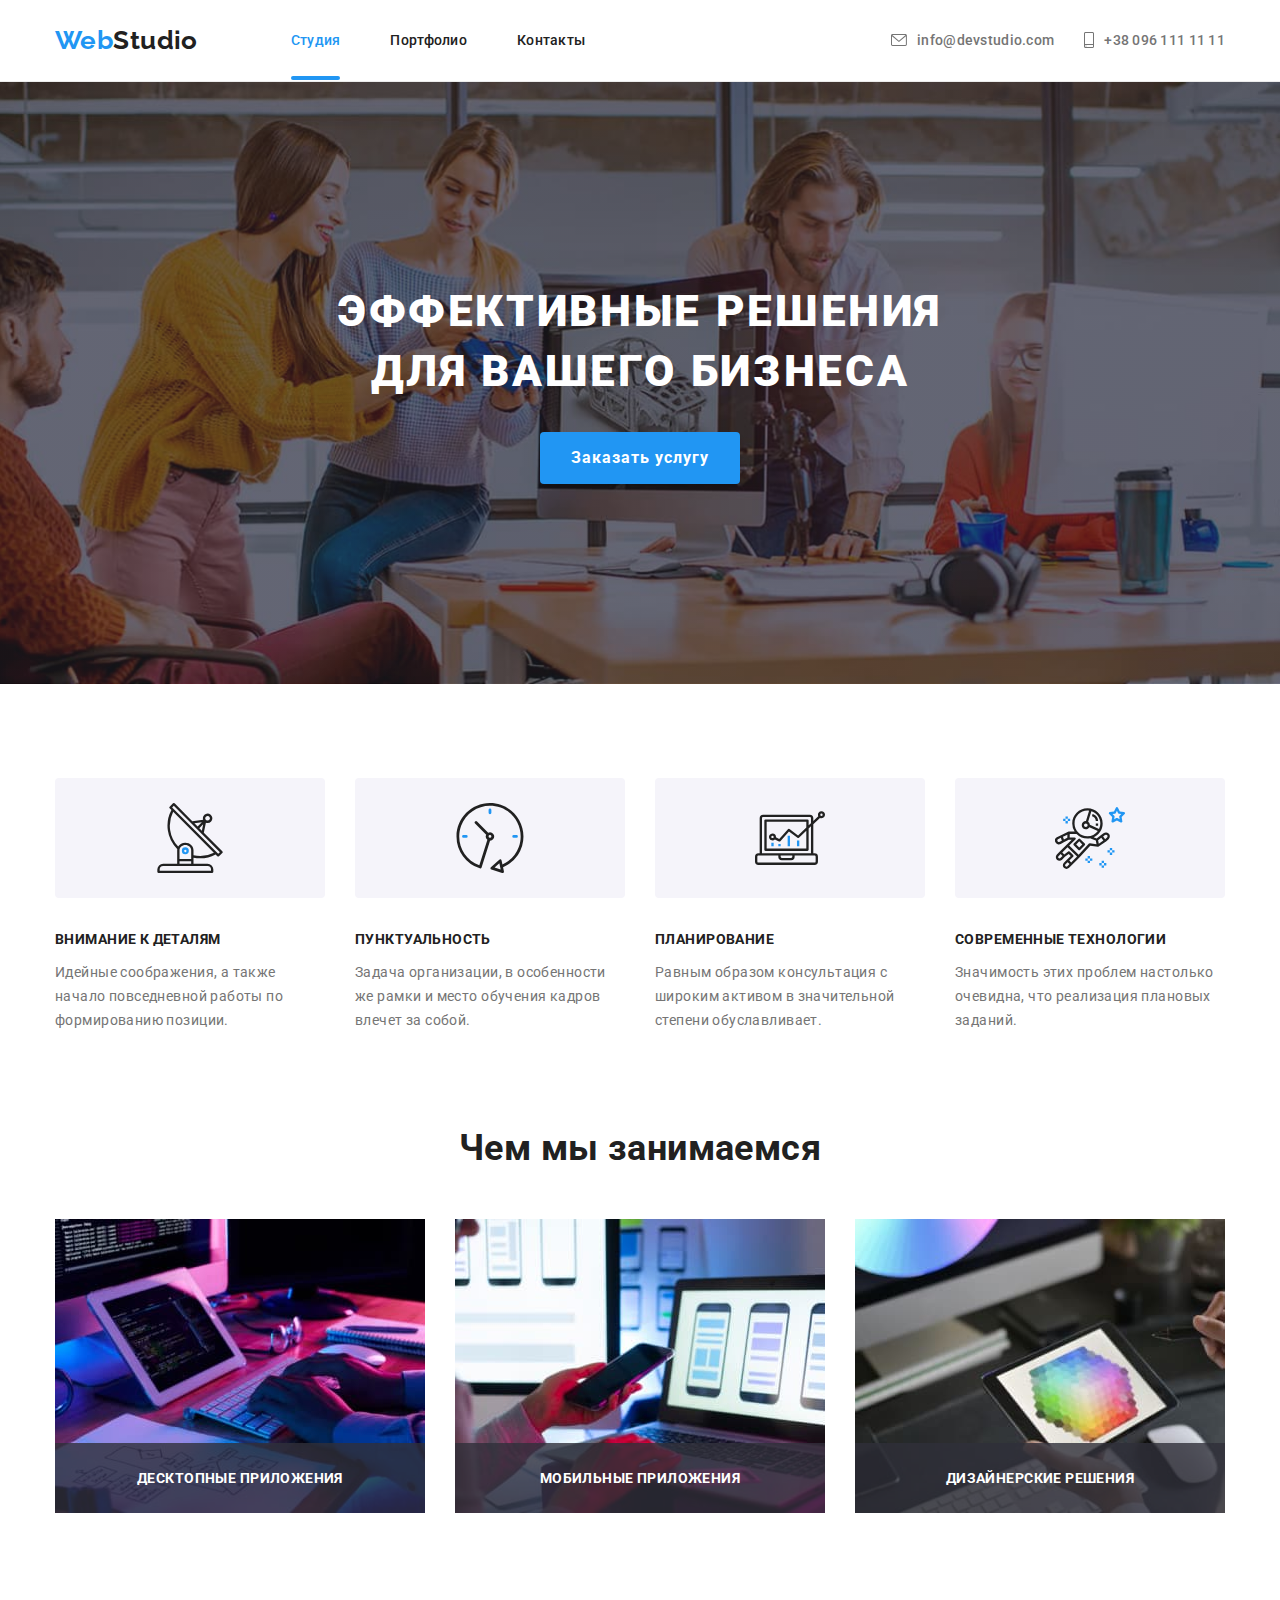
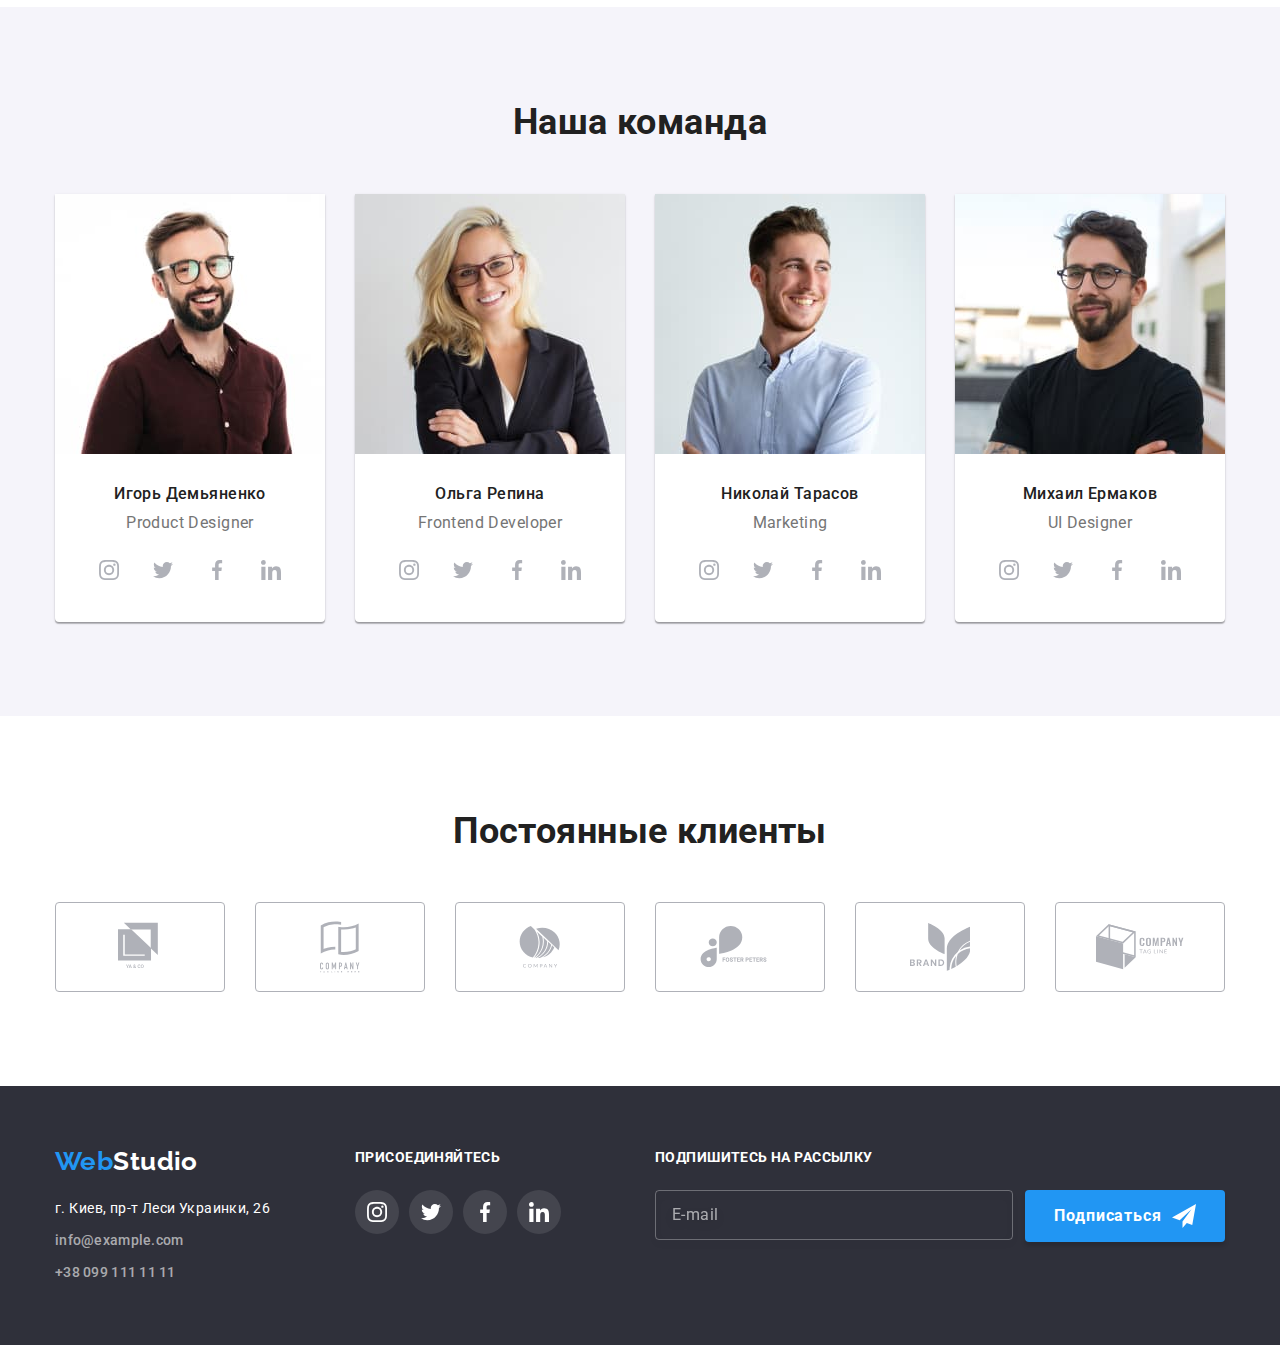
<file: index.html>
<!DOCTYPE html>
<html lang="ru">

<head>
    <meta charset="UTF-8">
    <meta name="viewport" content="width=device-width, initial-scale=1.0">
    <title>Студия</title>
    <link
        href="https://fonts.googleapis.com/css2?family=Raleway:wght@700&family=Roboto:wght@400;500;700;900&display=swap"
        rel="stylesheet">
    <link rel="stylesheet"
        href="https://cdnjs.cloudflare.com/ajax/libs/modern-normalize/1.0.0/modern-normalize.min.css">
    <link rel="stylesheet" href="./css/main.min.css">
</head>

<body>

    <header class="header">
        <div class="container">
            <a href="./index.html" class="logo"><span class="logo__pref">Web</span>Studio</a>

            <button type="button" class="menu-button" aria-expanded="false" aria-controls="menu-container"
                data-menu-button>
                <svg width="40" height="40" aria-label="Переключатель мобильного меню">
                    <use class="menu-button__cross" href="./images/sprite.svg#icon-close-menu"></use>
                    <use class="menu-button__menu" href="./images/sprite.svg#icon-menu"></use>
                </svg>
            </button>

            <div class="menu-container" id="menu-container" data-menu>
                <nav class="nav">
                    <ul class="nav__list">
                        <li class="nav__item"><a href="./index.html" class="nav__link nav__link--current">Студия</a>
                        </li>
                        <li class="nav__item"><a href="./portfolio.html" class="nav__link">Портфолио</a></li>
                        <li class="nav__item"><a href="#contacts-section" class="nav__link">Контакты</a></li>
                    </ul>
                </nav>

                <ul class="contacts">
                    <li class="contacts__item">
                        <a href="mailto:info@devstudio.com" class="contacts__link">
                            <svg class="contacts__icon" width="16" height="12">
                                <use href="./images/sprite.svg#icon-envelope"></use>
                            </svg>
                            info&commat;devstudio.com</a>
                    </li>
                    <li class="contacts__item">
                        <a href="tel:+380961111111" class="contacts__link">
                            <svg class="contacts__icon" width="10" height="16">
                                <use href="./images/sprite.svg#icon-smartphone"></use>
                            </svg>
                            +38 096 111 11 11</a>
                    </li>
                </ul>
            </div>
        </div>
    </header>

    <main>
        <section class="hero">
            <div class="container">
                <h1 class="hero__title">Эффективные решения <br>
                    для вашего бизнеса</h1>

                <button type="button" class="button" data-modal-open>Заказать услугу</button>
            </div>
        </section>


        <section class="section">
            <div class="container">
                <h2 class="section-title section-title--hidden">Преимущества</h2>

                <ul class="features">
                    <li class="features__item">
                        <div class="features__box">
                            <svg width="70" height="70">
                                <use href="./images/sprite.svg#icon-antenna"></use>
                            </svg>
                        </div>
                        <h3 class="features__title">Внимание к деталям</h3>
                        <p class="features__text">Идейные соображения, а также начало повседневной работы по
                            формированию
                            позиции.
                        </p>
                    </li>
                    <li class="features__item">
                        <div class="features__box">
                            <svg width="70" height="70">
                                <use href="./images/sprite.svg#icon-clock"></use>
                            </svg>
                        </div>
                        <h3 class="features__title">Пунктуальность</h3>
                        <p class="features__text">Задача организации, в особенности же рамки и место обучения кадров
                            влечет за
                            собой.
                        </p>
                    </li>
                    <li class="features__item">
                        <div class="features__box">
                            <svg width="70" height="70">
                                <use href="./images/sprite.svg#icon-diagram"></use>
                            </svg>
                        </div>
                        <h3 class="features__title">Планирование</h3>
                        <p class="features__text">Равным образом консультация с широким активом в значительной степени
                            обуславливает.
                        </p>
                    </li>
                    <li class="features__item">
                        <div class="features__box">
                            <svg width="70" height="70">
                                <use href="./images/sprite.svg#icon-astronaut"></use>
                            </svg>
                        </div>
                        <h3 class="features__title">Современные технологии</h3>
                        <p class="features__text">Значимость этих проблем настолько очевидна, что реализация плановых
                            заданий.</p>
                    </li>
                </ul>
            </div>
        </section>


        <section class="section section--hidden">
            <div class="container">
                <h2 class="section-title">Чем мы занимаемся</h2>

                <ul class="working">
                    <li class="working__item">
                        <img srcset="./images/works/works1@1x.jpg 1x, ./images/works/works1@2x.jpg 2x"
                            src="./images/works/works1@1x.jpg" alt="Человек пишет код на компьютере" width="370">
                        <p class="working__label">Десктопные приложения</p>
                    </li>
                    <li class="working__item">
                        <img srcset="./images/works/works2@1x.jpg 1x, ./images/works/works2@2x.jpg 2x"
                            src="./images/works/works2@1x.jpg" alt="Человек делает адаптивную вёрстку сайта"
                            width="370">
                        <p class="working__label">Мобильные приложения</p>
                    </li>
                    <li class="working__item">
                        <img srcset="./images/works/works3@1x.jpg 1x, ./images/works/works3@2x.jpg 2x"
                            src="./images/works/works3@1x.jpg" alt="Человек работает с палитрой цветов" width="370">
                        <p class="working__label">Дизайнерские решения</p>
                    </li>
                </ul>
            </div>
        </section>


        <section class="section section--grey">
            <div class="container">
                <h2 class="section-title">Наша команда</h2>

                <ul class="team">
                    <li class="team__item">
                        <picture>
                            <source srcset="./images/team-photo/photo1/photo1-desktop@1x.jpg 1x,
                                        ./images/team-photo/photo1/photo1-desktop@2x.jpg 2x"
                                media="(min-width:1200px)">
                            <source srcset="./images/team-photo/photo1/photo1-tablet@1x.jpg 1x,
                                                    ./images/team-photo/photo1/photo1-tablet@2x.jpg 2x"
                                media="(min-width:768px)">
                            <source srcset="./images/team-photo/photo1/photo1-mobile@1x.jpg 1x,
                                        ./images/team-photo/photo1/photo1-mobile@2x.jpg 2x" media="(max-width:767px)">
                            <img class="team__image" src="./images/team-photo/photo1/photo1-mobile@1x.jpg"
                                alt="Мужчина с бородой и в очках" width="450">
                        </picture>

                        <h3 class="team__title">Игорь Демьяненко</h3>
                        <p class="team__position">Product Designer</p>
                        <ul class="social">
                            <li class="social__item">
                                <a href="#" class="social__link" target="_blank" rel="noreferrer noopener">
                                    <svg class="social__icon" width="20" height="20">
                                        <use href="./images/sprite.svg#icon-instagram"></use>
                                    </svg>
                                </a>
                            </li>
                            <li class="social__item">
                                <a href="#" class="social__link" target="_blank" rel="noreferrer noopener">
                                    <svg class="social__icon" width="20" height="20">
                                        <use href="./images/sprite.svg#icon-twitter"></use>
                                    </svg>
                                </a>
                            </li>
                            <li class="social__item">
                                <a href="#" class="social__link" target="_blank" rel="noreferrer noopener">
                                    <svg class="social__icon" width="20" height="20">
                                        <use href="./images/sprite.svg#icon-facebook"></use>
                                    </svg>
                                </a>
                            </li>
                            <li class="social__item">
                                <a href="#" class="social__link" target="_blank" rel="noreferrer noopener">
                                    <svg class="social__icon" width="20" height="20">
                                        <use href="./images/sprite.svg#icon-linkedin"></use>
                                    </svg>
                                </a>
                            </li>
                        </ul>
                    </li>
                    <li class="team__item">
                        <picture>
                            <source srcset="./images/team-photo/photo2/photo2-desktop@1x.jpg 1x,
                                        ./images/team-photo/photo2/photo2-desktop@2x.jpg 2x"
                                media="(min-width:1200px)">
                            <source srcset="./images/team-photo/photo2/photo2-tablet@1x.jpg 1x,
                                                    ./images/team-photo/photo2/photo2-tablet@2x.jpg 2x"
                                media="(min-width:768px)">
                            <source srcset="./images/team-photo/photo2/photo2-mobile@1x.jpg 1x,
                                        ./images/team-photo/photo2/photo2-mobile@2x.jpg 2x" media="(max-width:767px)">
                            <img class="team__image" src="./images/team-photo/photo2/photo2-mobile@1x.jpg"
                                alt="Блондинка в очках" width="450">
                        </picture>

                        <h3 class="team__title">Ольга Репина</h3>
                        <p class="team__position">Frontend Developer</p>
                        <ul class="social">
                            <li class="social__item">
                                <a href="#" class="social__link" target="_blank" rel="noreferrer noopener">
                                    <svg class="social__icon" width="20" height="20">
                                        <use href="./images/sprite.svg#icon-instagram"></use>
                                    </svg>
                                </a>
                            </li>
                            <li class="social__item">
                                <a href="#" class="social__link" target="_blank" rel="noreferrer noopener">
                                    <svg class="social__icon" width="20" height="20">
                                        <use href="./images/sprite.svg#icon-twitter"></use>
                                    </svg>
                                </a>
                            </li>
                            <li class="social__item">
                                <a href="#" class="social__link" target="_blank" rel="noreferrer noopener">
                                    <svg class="social__icon" width="20" height="20">
                                        <use href="./images/sprite.svg#icon-facebook"></use>
                                    </svg>
                                </a>
                            </li>
                            <li class="social__item">
                                <a href="#" class="social__link" target="_blank" rel="noreferrer noopener">
                                    <svg class="social__icon" width="20" height="20">
                                        <use href="./images/sprite.svg#icon-linkedin"></use>
                                    </svg>
                                </a>
                            </li>
                        </ul>
                    </li>
                    <li class="team__item">
                        <picture>
                            <source srcset="./images/team-photo/photo3/photo3-desktop@1x.jpg 1x,
                                        ./images/team-photo/photo3/photo3-desktop@2x.jpg 2x"
                                media="(min-width:1200px)">
                            <source srcset="./images/team-photo/photo3/photo3-tablet@1x.jpg 1x,
                                                    ./images/team-photo/photo3/photo3-tablet@2x.jpg 2x"
                                media="(min-width:768px)">
                            <source srcset="./images/team-photo/photo3/photo3-mobile@1x.jpg 1x,
                                        ./images/team-photo/photo3/photo3-mobile@2x.jpg 2x" media="(max-width:767px)">
                            <img class="team__image" src="./images/team-photo/photo3/photo3-mobile@1x.jpg"
                                alt="Улыбающийся мужчина в рубашке" width="450">
                        </picture>

                        <h3 class="team__title">Николай Тарасов</h3>
                        <p class="team__position">Marketing</p>
                        <ul class="social">
                            <li class="social__item">
                                <a href="#" class="social__link" target="_blank" rel="noreferrer noopener">
                                    <svg class="social__icon" width="20" height="20">
                                        <use href="./images/sprite.svg#icon-instagram"></use>
                                    </svg>
                                </a>
                            </li>
                            <li class="social__item">
                                <a href="#" class="social__link" target="_blank" rel="noreferrer noopener">
                                    <svg class="social__icon" width="20" height="20">
                                        <use href="./images/sprite.svg#icon-twitter"></use>
                                    </svg>
                                </a>
                            </li>
                            <li class="social__item">
                                <a href="#" class="social__link" target="_blank" rel="noreferrer noopener">
                                    <svg class="social__icon" width="20" height="20">
                                        <use href="./images/sprite.svg#icon-facebook"></use>
                                    </svg>
                                </a>
                            </li>
                            <li class="social__item">
                                <a href="#" class="social__link" target="_blank" rel="noreferrer noopener">
                                    <svg class="social__icon" width="20" height="20">
                                        <use href="./images/sprite.svg#icon-linkedin"></use>
                                    </svg>
                                </a>
                            </li>
                        </ul>
                    </li>
                    <li class="team__item">
                        <picture>
                            <source srcset="./images/team-photo/photo4/photo4-desktop@1x.jpg 1x,
                                        ./images/team-photo/photo4/photo4-desktop@2x.jpg 2x"
                                media="(min-width:1200px)">
                            <source srcset="./images/team-photo/photo4/photo4-tablet@1x.jpg 1x,
                                                    ./images/team-photo/photo4/photo4-tablet@2x.jpg 2x"
                                media="(min-width:768px)">
                            <source srcset="./images/team-photo/photo4/photo4-mobile@1x.jpg 1x,
                                        ./images/team-photo/photo4/photo4-mobile@2x.jpg 2x" media="(max-width:767px)">
                            <img class="team__image" src="./images/team-photo/photo4/photo4-mobile@1x.jpg"
                                alt="Мужчина в чёрной футболке" width="450">
                        </picture>

                        <h3 class="team__title">Михаил Ермаков</h3>
                        <p class="team__position">UI Designer</p>
                        <ul class="social">
                            <li class="social__item">
                                <a href="#" class="social__link" target="_blank" rel="noreferrer noopener">
                                    <svg class="social__icon" width="20" height="20">
                                        <use href="./images/sprite.svg#icon-instagram"></use>
                                    </svg>
                                </a>
                            </li>
                            <li class="social__item">
                                <a href="#" class="social__link" target="_blank" rel="noreferrer noopener">
                                    <svg class="social__icon" width="20" height="20">
                                        <use href="./images/sprite.svg#icon-twitter"></use>
                                    </svg>
                                </a>
                            </li>
                            <li class="social__item">
                                <a href="#" class="social__link" target="_blank" rel="noreferrer noopener">
                                    <svg class="social__icon" width="20" height="20">
                                        <use href="./images/sprite.svg#icon-facebook"></use>
                                    </svg>
                                </a>
                            </li>
                            <li class="social__item">
                                <a href="#" class="social__link" target="_blank" rel="noreferrer noopener">
                                    <svg class="social__icon" width="20" height="20">
                                        <use href="./images/sprite.svg#icon-linkedin"></use>
                                    </svg>
                                </a>
                            </li>
                        </ul>
                    </li>
                </ul>
            </div>
        </section>


        <section class="section">
            <div class="container">
                <h2 class="section-title">Постоянные клиенты</h2>

                <ul class="clients">
                    <li class="clients__item">
                        <a href="#" class="clients__link" target="_blank" rel="noreferrer noopener">
                            <svg class="clients__icon" width="44" height="50">
                                <use href="./images/sprite.svg#icon-client1"></use>
                            </svg>
                        </a>
                    </li>
                    <li class="clients__item">
                        <a href="#" class="clients__link" target="_blank" rel="noreferrer noopener">
                            <svg class="clients__icon" width="40" height="52">
                                <use href="./images/sprite.svg#icon-client2"></use>
                            </svg>
                        </a>
                    </li>
                    <li class="clients__item">
                        <a href="#" class="clients__link" target="_blank" rel="noreferrer noopener">
                            <svg class="clients__icon" width="42" height="42">
                                <use href="./images/sprite.svg#icon-client3"></use>
                            </svg>
                        </a>
                    </li>
                    <li class="clients__item">
                        <a href="#" class="clients__link" target="_blank" rel="noreferrer noopener">
                            <svg class="clients__icon" width="80" height="42">
                                <use href="./images/sprite.svg#icon-client4"></use>
                            </svg>
                        </a>
                    </li>
                    <li class="clients__item">
                        <a href="#" class="clients__link" target="_blank" rel="noreferrer noopener">
                            <svg class="clients__icon" width="60" height="48">
                                <use href="./images/sprite.svg#icon-client5"></use>
                            </svg>
                        </a>
                    </li>
                    <li class="clients__item">
                        <a href="#" class="clients__link" target="_blank" rel="noreferrer noopener">
                            <svg class="clients__icon" width="88" height="46">
                                <use href="./images/sprite.svg#icon-client6"></use>
                            </svg>
                        </a>
                    </li>
                </ul>
            </div>
        </section>
    </main>


    <footer id="contacts-section" class="footer">
        <div class="container">
            <div class="footer__box">
                <div class="footer__address-box">
                    <a href="./index.html" class="logo logo--inverse"><span class="logo__pref">Web</span>Studio</a>

                    <address class="address">
                        <span class="address__map">г. Киев, пр-т Леси Украинки, 26</span>
                        <ul class="address__list">
                            <li class="address__item"><a href="mailto:info@example.com"
                                    class="address__link">info&commat;example.com</a></li>
                            <li class="address__item"><a href="tel:+380991111111" class="address__link">+38 099 111 11
                                    11</a></li>
                        </ul>
                    </address>
                </div>

                <div class="footer__social">
                    <b class="offer">Присоединяйтесь</b>

                    <ul class="social">
                        <li class="social__item">
                            <a href="#" class="social__link social__link--grey" target="_blank"
                                rel="noreferrer noopener">
                                <svg class="social__icon" width="20" height="20">
                                    <use href="./images/sprite.svg#icon-instagram"></use>
                                </svg>
                            </a>
                        </li>
                        <li class="social__item">
                            <a href="#" class="social__link social__link--grey" target="_blank"
                                rel="noreferrer noopener">
                                <svg class="social__icon" width="20" height="20">
                                    <use href="./images/sprite.svg#icon-twitter"></use>
                                </svg>
                            </a>
                        </li>
                        <li class="social__item">
                            <a href="#" class="social__link social__link--grey" target="_blank"
                                rel="noreferrer noopener">
                                <svg class="social__icon" width="20" height="20">
                                    <use href="./images/sprite.svg#icon-facebook"></use>
                                </svg>
                            </a>
                        </li>
                        <li class="social__item">
                            <a href="#" class="social__link social__link--grey" target="_blank"
                                rel="noreferrer noopener">
                                <svg class="social__icon" width="20" height="20">
                                    <use href="./images/sprite.svg#icon-linkedin"></use>
                                </svg>
                            </a>
                        </li>
                    </ul>
                </div>
            </div>

            <div class="footer__subscription">
                <b class="offer">Подпишитесь на рассылку</b>

                <form class="footer__form">
                    <input type="email" name="mail" placeholder="E-mail" class="footer__input">

                    <button type="submit" class="button button--icon">
                        Подписаться
                        <svg class="button__icon">
                            <use href="./images/sprite.svg#icon-send"></use>
                        </svg>
                    </button>
                </form>
            </div>

        </div>
    </footer>

    <div class="backdrop is-hidden" data-modal>
        <div class="modal">
            <button type="button" class="modal__close" data-modal-close>
                <svg class="modal__close-icon" width="18" height="18">
                    <use href="./images/sprite.svg#icon-close"></use>
                </svg>
            </button>

            <b class="modal__title">Оставьте свои данные, мы вам перезвоним</b>

            <form class="modal-form">
                <ul class="modal-form__list">
                    <li class="modal-form__item">
                        <label class="modal-form__field">
                            <span class="modal-form__label">Имя</span>
                            <input type="text" name="name" class="modal-form__input">
                            <svg class="modal-form__icon" width="18" height="18">
                                <use href="./images/sprite.svg#icon-name"></use>
                            </svg>
                        </label>
                    </li>

                    <li class="modal-form__item">
                        <label class="modal-form__field">
                            <span class="modal-form__label">Телефон</span>
                            <input type="tel" name="tel" class="modal-form__input">
                            <svg class="modal-form__icon" width="18" height="18">
                                <use href="./images/sprite.svg#icon-tel"></use>
                            </svg>
                        </label>
                    </li>

                    <li class="modal-form__item">
                        <label class="modal-form__field">
                            <span class="modal-form__label">Почта</span>
                            <input type="email" name="email" class="modal-form__input">
                            <svg class="modal-form__icon" width="18" height="18">
                                <use href="./images/sprite.svg#icon-mail"></use>
                            </svg>
                        </label>
                    </li>
                </ul>


                <label class="modal-form__comment">
                    <span class="modal-form__label">Комментарий</span>
                    <textarea name="comment" placeholder="Введите текст"
                        class="modal-form__input modal-form__input--high"></textarea>
                </label>

                <label class="checkbox">
                    <input type="checkbox" name="license" value="license"
                        class="checkbox__input checkbox__input--hidden">

                    <span class="checkbox__label">Соглашаюсь с рассылкой и принимаю &zwnj;
                        <a href="#" class="checkbox__link">Условия
                            договора</a>
                    </span>
                </label>

                <button type="submit" class="button button--bordered">Отправить</button>
            </form>
        </div>
    </div>

    <script src="./js/menu.js"></script>
    <script src="./js/modal.js"></script>


</body>

</html>
</file>
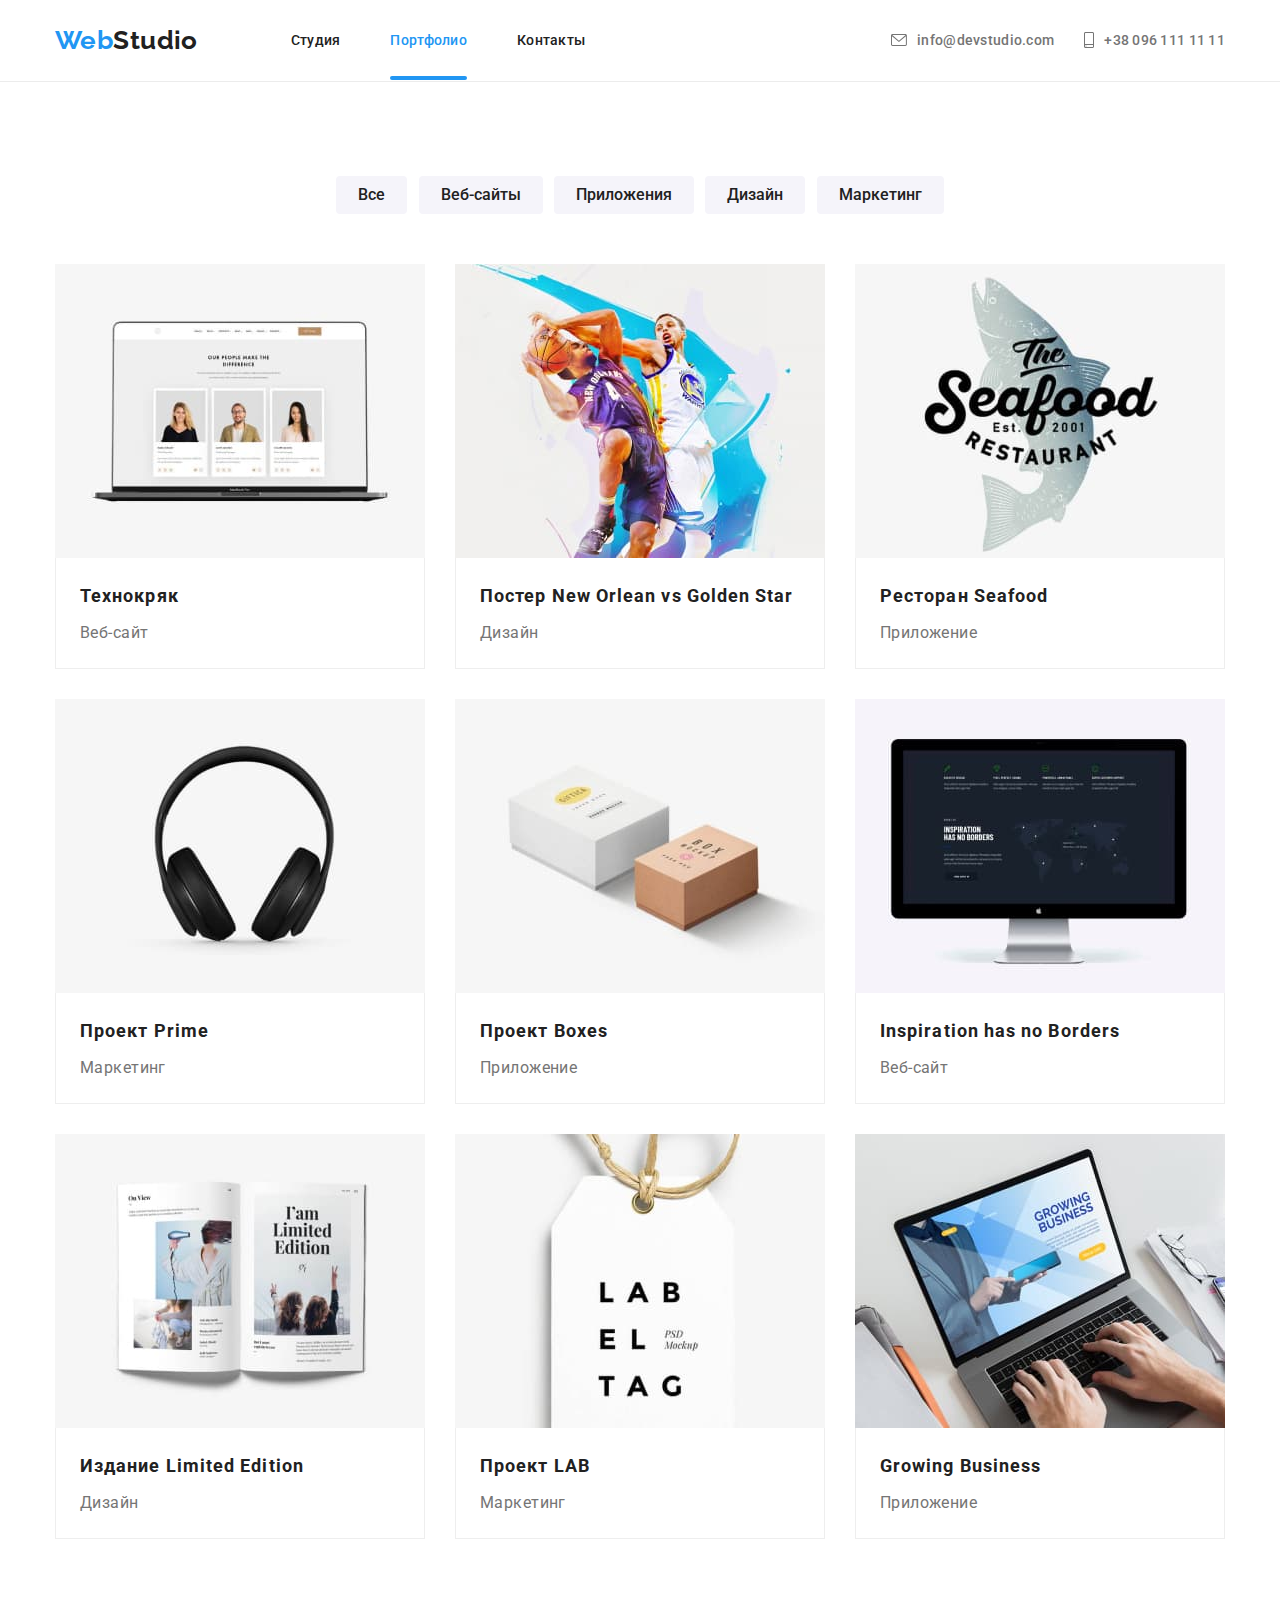
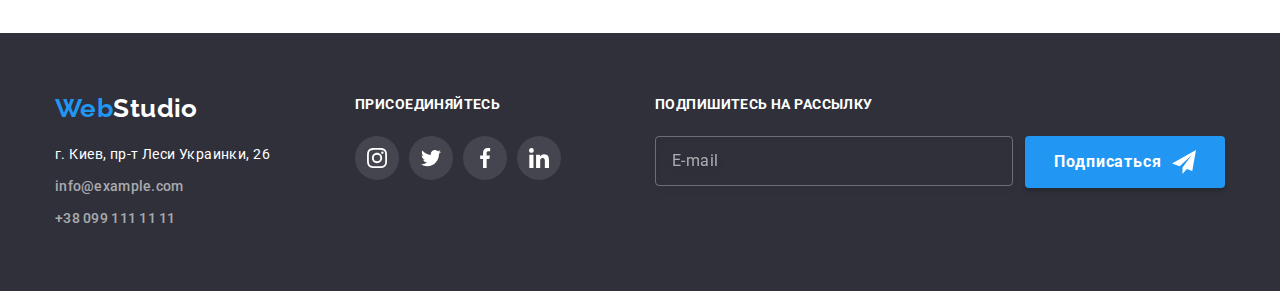
<file: portfolio.html>
<!DOCTYPE html>
<html lang="ru">

<head>
    <meta charset="UTF-8">
    <meta name="viewport" content="width=device-width, initial-scale=1.0">
    <title>Портфолио</title>
    <link
        href="https://fonts.googleapis.com/css2?family=Raleway:wght@700&family=Roboto:wght@400;500;700;900&display=swap"
        rel="stylesheet">
    <link rel="stylesheet"
        href="https://cdnjs.cloudflare.com/ajax/libs/modern-normalize/1.0.0/modern-normalize.min.css">
    <link rel="stylesheet" href="./css/portfolio.min.css">
</head>

<body>

    <header class="header">
        <div class="container">

            <a href="./index.html" class="logo"><span class="logo__pref">Web</span>Studio</a>

            <button type="button" class="menu-button" aria-expanded="false" aria-controls="menu-container"
                data-menu-button>
                <svg width="40" height="40" aria-label="Переключатель мобильного меню">
                    <use class="menu-button__cross" href="./images/sprite.svg#icon-close-menu"></use>
                    <use class="menu-button__menu" href="./images/sprite.svg#icon-menu"></use>
                </svg>
            </button>

            <div class="menu-container" id="menu-container" data-menu>
                <nav class="nav">
                    <ul class="nav__list">
                        <li class="nav__item"><a href="./index.html" class="nav__link">Студия</a>
                        </li>
                        <li class="nav__item"><a href="./portfolio.html"
                                class="nav__link nav__link--current">Портфолио</a></li>
                        <li class="nav__item"><a href="#contacts-section" class="nav__link">Контакты</a></li>
                    </ul>
                </nav>

                <ul class="contacts">
                    <li class="contacts__item">
                        <a href="mailto:info@devstudio.com" class="contacts__link">
                            <svg class="contacts__icon" width="16" height="12">
                                <use href="./images/sprite.svg#icon-envelope"></use>
                            </svg>
                            info&commat;devstudio.com</a>
                    </li>
                    <li class="contacts__item">
                        <a href="tel:+380961111111" class="contacts__link">
                            <svg class="contacts__icon" width="10" height="16">
                                <use href="./images/sprite.svg#icon-smartphone"></use>
                            </svg>
                            +38 096 111 11 11</a>
                    </li>
                </ul>
            </div>

        </div>
    </header>

    <main>
        <section class="section">
            <div class="container">
                <h1 class="section-title section-title--hidden">Примеры работ</h1>

                <ul class="filters">
                    <li class="filters__item"><button type="button" class="filters__button">Все</button></li>
                    <li class="filters__item"><button type="button" class="filters__button">Веб-сайты</button></li>
                    <li class="filters__item"><button type="button" class="filters__button">Приложения</button></li>
                    <li class="filters__item"><button type="button" class="filters__button">Дизайн</button></li>
                    <li class="filters__item"><button type="button" class="filters__button">Маркетинг</button></li>
                </ul>


                <ul class="gallery">
                    <li class="gallery__item">
                        <a href="#" class="gallery__link">
                            <div class="gallery__thumb">

                                <picture>
                                    <source srcset="./images/portfolio-photo/portfolio1/portfolio1-desktop@1x.jpg 1x,
                                                     ./images/portfolio-photo/portfolio1/portfolio1-desktop@2x.jpg 2x"
                                        media="(min-width:1200px)">
                                    <source srcset="./images/portfolio-photo/portfolio1/portfolio1-tablet@1x.jpg 1x,
                                                    ./images/portfolio-photo/portfolio1/portfolio1-tablet@2x.jpg 2x"
                                        media="(min-width:768px)">
                                    <source srcset="./images/portfolio-photo/portfolio1/portfolio1-mobile@1x.jpg 1x,
                                                     ./images/portfolio-photo/portfolio1/portfolio1-mobile@2x.jpg 2x"
                                        media="(max-width:767px)">
                                    <img class="gallery__image"
                                        src="./images/portfolio-photo/portfolio1/portfolio1-mobile@1x.jpg"
                                        alt="Страница сайта на экране ноутбука" width="450">
                                </picture>

                                <div class="gallery__overlay">
                                    <p class="gallery__overlay-text">Технокряк это современная площадка распространения
                                        коронавируса.
                                        Компании используют
                                        эту
                                        платформу для цифрового
                                        шпионажа и атак на защищённые сервера конкурентов.
                                    </p>
                                </div>
                            </div>

                            <div class="gallery__content">
                                <h2 class="gallery__content-title">Технокряк</h2>
                                <p class="gallery__content-category">Веб-сайт</p>
                            </div>
                        </a>
                    </li>
                    <li class="gallery__item">
                        <a href="#" class="gallery__link">
                            <div class="gallery__thumb">

                                <picture>
                                    <source srcset="./images/portfolio-photo/portfolio2/portfolio2-desktop@1x.jpg 1x,
                                                    ./images/portfolio-photo/portfolio2/portfolio2-desktop@2x.jpg 2x"
                                        media="(min-width:1200px)">
                                    <source srcset="./images/portfolio-photo/portfolio2/portfolio2-tablet@1x.jpg 1x,
                                                    ./images/portfolio-photo/portfolio2/portfolio2-tablet@2x.jpg 2x"
                                        media="(min-width:768px)">
                                    <source srcset="./images/portfolio-photo/portfolio2/portfolio2-mobile@1x.jpg 1x,
                                                    ./images/portfolio-photo/portfolio2/portfolio2-mobile@2x.jpg 2x"
                                        media="(max-width:767px)">
                                    <img class="gallery__image"
                                        src="./images/portfolio-photo/portfolio2/portfolio2-mobile@1x.jpg"
                                        alt="Два баскетболиста" width="450">
                                </picture>

                                <div class="gallery__overlay">
                                    <p class="gallery__overlay-text">Технокряк это современная площадка распространения
                                        коронавируса.
                                        Компании используют
                                        эту
                                        платформу для цифрового
                                        шпионажа и атак на защищённые сервера конкурентов.
                                    </p>
                                </div>
                            </div>

                            <div class="gallery__content">
                                <h2 class="gallery__content-title">Постер New Orlean vs Golden Star</h2>
                                <p class="gallery__content-category">Дизайн</p>
                            </div>
                        </a>
                    </li>
                    <li class="gallery__item">
                        <a href="#" class="gallery__link">
                            <div class="gallery__thumb">

                                <picture>
                                    <source srcset="./images/portfolio-photo/portfolio3/portfolio3-desktop@1x.jpg 1x,
                                                    ./images/portfolio-photo/portfolio3/portfolio3-desktop@2x.jpg 2x"
                                        media="(min-width:1200px)">
                                    <source srcset="./images/portfolio-photo/portfolio3/portfolio3-tablet@1x.jpg 1x,
                                                    ./images/portfolio-photo/portfolio3/portfolio3-tablet@2x.jpg 2x"
                                        media="(min-width:768px)">
                                    <source srcset="./images/portfolio-photo/portfolio3/portfolio3-mobile@1x.jpg 1x,
                                                    ./images/portfolio-photo/portfolio3/portfolio3-mobile@2x.jpg 2x"
                                        media="(max-width:767px)">
                                    <img class="gallery__image"
                                        src="./images/portfolio-photo/portfolio3/portfolio3-mobile@1x.jpg"
                                        alt="Логотип ресторана в виде рыбы" width="450">
                                </picture>


                                <div class="gallery__overlay">
                                    <p class="gallery__overlay-text">Технокряк это современная площадка распространения
                                        коронавируса.
                                        Компании используют
                                        эту
                                        платформу для цифрового
                                        шпионажа и атак на защищённые сервера конкурентов.
                                    </p>
                                </div>
                            </div>

                            <div class="gallery__content">
                                <h2 class="gallery__content-title">Ресторан Seafood</h2>
                                <p class="gallery__content-category">Приложение</p>
                            </div>
                        </a>
                    </li>
                    <li class="gallery__item">
                        <a href="#" class="gallery__link">
                            <div class="gallery__thumb">

                                <picture>
                                    <source srcset="./images/portfolio-photo/portfolio4/portfolio4-desktop@1x.jpg 1x,
                                                    ./images/portfolio-photo/portfolio4/portfolio4-desktop@2x.jpg 2x"
                                        media="(min-width:1200px)">
                                    <source srcset="./images/portfolio-photo/portfolio4/portfolio4-tablet@1x.jpg 1x,
                                                    ./images/portfolio-photo/portfolio4/portfolio4-tablet@2x.jpg 2x"
                                        media="(min-width:768px)">
                                    <source srcset="./images/portfolio-photo/portfolio4/portfolio4-mobile@1x.jpg 1x,
                                                    ./images/portfolio-photo/portfolio4/portfolio4-mobile@2x.jpg 2x"
                                        media="(max-width:767px)">
                                    <img class="gallery__image"
                                        src="./images/portfolio-photo/portfolio4/portfolio4-mobile@1x.jpg"
                                        alt="Наушники на белом фоне" width="450">
                                </picture>

                                <div class="gallery__overlay">
                                    <p class="gallery__overlay-text">Технокряк это современная площадка распространения
                                        коронавируса.
                                        Компании используют
                                        эту
                                        платформу для цифрового
                                        шпионажа и атак на защищённые сервера конкурентов.
                                    </p>
                                </div>
                            </div>

                            <div class="gallery__content">
                                <h2 class="gallery__content-title">Проект Prime</h2>
                                <p class="gallery__content-category">Маркетинг</p>
                            </div>
                        </a>
                    </li>
                    <li class="gallery__item">
                        <a href="#" class="gallery__link">
                            <div class="gallery__thumb">

                                <picture>
                                    <source srcset="./images/portfolio-photo/portfolio5/portfolio5-desktop@1x.jpg 1x,
                                                    ./images/portfolio-photo/portfolio5/portfolio5-desktop@2x.jpg 2x"
                                        media="(min-width:1200px)">
                                    <source srcset="./images/portfolio-photo/portfolio5/portfolio5-tablet@1x.jpg 1x,
                                                    ./images/portfolio-photo/portfolio5/portfolio5-tablet@2x.jpg 2x"
                                        media="(min-width:768px)">
                                    <source srcset="./images/portfolio-photo/portfolio5/portfolio5-mobile@1x.jpg 1x,
                                                    ./images/portfolio-photo/portfolio5/portfolio5-mobile@2x.jpg 2x"
                                        media="(max-width:767px)">
                                    <img class="gallery__image"
                                        src="./images/portfolio-photo/portfolio5/portfolio5-mobile@1x.jpg"
                                        alt="Две коробки" width="450">
                                </picture>


                                <div class="gallery__overlay">
                                    <p class="gallery__overlay-text">Технокряк это современная площадка распространения
                                        коронавируса.
                                        Компании используют
                                        эту
                                        платформу для цифрового
                                        шпионажа и атак на защищённые сервера конкурентов.
                                    </p>
                                </div>
                            </div>

                            <div class="gallery__content">
                                <h2 class="gallery__content-title">Проект Boxes</h2>
                                <p class="gallery__content-category">Приложение</p>
                            </div>
                        </a>
                    </li>
                    <li class="gallery__item">
                        <a href="#" class="gallery__link">
                            <div class="gallery__thumb">

                                <picture>
                                    <source srcset="./images/portfolio-photo/portfolio6/portfolio6-desktop@1x.jpg 1x,
                                                    ./images/portfolio-photo/portfolio6/portfolio6-desktop@2x.jpg 2x"
                                        media="(min-width:1200px)">
                                    <source srcset="./images/portfolio-photo/portfolio6/portfolio6-tablet@1x.jpg 1x,
                                                    ./images/portfolio-photo/portfolio6/portfolio6-tablet@2x.jpg 2x"
                                        media="(min-width:768px)">
                                    <source srcset="./images/portfolio-photo/portfolio6/portfolio6-mobile@1x.jpg 1x,
                                                    ./images/portfolio-photo/portfolio6/portfolio6-mobile@2x.jpg 2x"
                                        media="(max-width:767px)">
                                    <img class="gallery__image"
                                        src="./images/portfolio-photo/portfolio6/portfolio6-mobile@1x.jpg"
                                        alt="Страница сайта на мониторе компьютера" width="450">
                                </picture>

                                <div class="gallery__overlay">
                                    <p class="gallery__overlay-text">Технокряк это современная площадка распространения
                                        коронавируса.
                                        Компании используют
                                        эту
                                        платформу для цифрового
                                        шпионажа и атак на защищённые сервера конкурентов.
                                    </p>
                                </div>
                            </div>

                            <div class="gallery__content">
                                <h2 class="gallery__content-title">Inspiration has no Borders</h2>
                                <p class="gallery__content-category">Веб-сайт</p>
                            </div>
                        </a>
                    </li>
                    <li class="gallery__item">
                        <a href="#" class="gallery__link">
                            <div class="gallery__thumb">

                                <picture>
                                    <source srcset="./images/portfolio-photo/portfolio7/portfolio7-desktop@1x.jpg 1x,
                                                ./images/portfolio-photo/portfolio7/portfolio7-desktop@2x.jpg 2x"
                                        media="(min-width:1200px)">
                                    <source srcset="./images/portfolio-photo/portfolio7/portfolio7-tablet@1x.jpg 1x,
                                                ./images/portfolio-photo/portfolio7/portfolio7-tablet@2x.jpg 2x"
                                        media="(min-width:768px)">
                                    <source srcset="./images/portfolio-photo/portfolio7/portfolio7-mobile@1x.jpg 1x,
                                                ./images/portfolio-photo/portfolio7/portfolio7-mobile@2x.jpg 2x"
                                        media="(max-width:767px)">
                                    <img class="gallery__image"
                                        src="./images/portfolio-photo/portfolio7/portfolio7-mobile@1x.jpg"
                                        alt="Разворот журнала" width="450">
                                </picture>

                                <div class="gallery__overlay">
                                    <p class="gallery__overlay-text">Технокряк это современная площадка распространения
                                        коронавируса.
                                        Компании используют
                                        эту
                                        платформу для цифрового
                                        шпионажа и атак на защищённые сервера конкурентов.
                                    </p>
                                </div>
                            </div>

                            <div class="gallery__content">
                                <h2 class="gallery__content-title">Издание Limited Edition</h2>
                                <p class="gallery__content-category">Дизайн</p>
                            </div>
                        </a>
                    </li>
                    <li class="gallery__item">
                        <a href="#" class="gallery__link">
                            <div class="gallery__thumb">

                                <picture>
                                    <source srcset="./images/portfolio-photo/portfolio8/portfolio8-desktop@1x.jpg 1x,
                                                    ./images/portfolio-photo/portfolio8/portfolio8-desktop@2x.jpg 2x"
                                        media="(min-width:1200px)">
                                    <source srcset="./images/portfolio-photo/portfolio8/portfolio8-tablet@1x.jpg 1x,
                                                    ./images/portfolio-photo/portfolio8/portfolio8-tablet@2x.jpg 2x"
                                        media="(min-width:768px)">
                                    <source srcset="./images/portfolio-photo/portfolio8/portfolio8-mobile@1x.jpg 1x,
                                                    ./images/portfolio-photo/portfolio8/portfolio8-mobile@2x.jpg 2x"
                                        media="(max-width:767px)">
                                    <img class="gallery__image"
                                        src="./images/portfolio-photo/portfolio8/portfolio8-mobile@1x.jpg"
                                        alt="Бирка с логотипом компании" width="450">
                                </picture>

                                <div class="gallery__overlay">
                                    <p class="gallery__overlay-text">Технокряк это современная площадка распространения
                                        коронавируса.
                                        Компании используют
                                        эту
                                        платформу для цифрового
                                        шпионажа и атак на защищённые сервера конкурентов.
                                    </p>
                                </div>
                            </div>

                            <div class="gallery__content">
                                <h2 class="gallery__content-title">Проект LAB</h2>
                                <p class="gallery__content-category">Маркетинг</p>
                            </div>
                        </a>
                    </li>
                    <li class="gallery__item">
                        <a href="#" class="gallery__link">
                            <div class="gallery__thumb">

                                <picture>
                                    <source srcset="./images/portfolio-photo/portfolio9/portfolio9-desktop@1x.jpg 1x,
                                                    ./images/portfolio-photo/portfolio9/portfolio9-desktop@2x.jpg 2x"
                                        media="(min-width:1200px)">
                                    <source srcset="./images/portfolio-photo/portfolio9/portfolio9-tablet@1x.jpg 1x,
                                                    ./images/portfolio-photo/portfolio9/portfolio9-tablet@2x.jpg 2x"
                                        media="(min-width:768px)">
                                    <source srcset="./images/portfolio-photo/portfolio9/portfolio9-mobile@1x.jpg 1x,
                                                    ./images/portfolio-photo/portfolio9/portfolio9-mobile@2x.jpg 2x"
                                        media="(max-width:767px)">
                                    <img class="gallery__image"
                                        src="./images/portfolio-photo/portfolio9/portfolio9-mobile@1x.jpg"
                                        alt="Главная страница сайта на экране ноутбука" width="450">
                                </picture>

                                <div class="gallery__overlay">
                                    <p class="gallery__overlay-text">Технокряк это современная площадка распространения
                                        коронавируса.
                                        Компании используют
                                        эту
                                        платформу для цифрового
                                        шпионажа и атак на защищённые сервера конкурентов.
                                    </p>
                                </div>
                            </div>

                            <div class="gallery__content">
                                <h2 class="gallery__content-title">Growing Business</h2>
                                <p class="gallery__content-category">Приложение</p>
                            </div>
                        </a>
                    </li>
                </ul>
            </div>
        </section>
    </main>


    <footer id="contacts-section" class="footer">
        <div class="container">
            <div class="footer__box">
                <div class="footer__address-box">
                    <a href="./index.html" class="logo logo--inverse"><span class="logo__pref">Web</span>Studio</a>

                    <address class="address">
                        <span class="address__map">г. Киев, пр-т Леси Украинки, 26</span>
                        <ul class="address__list">
                            <li class="address__item"><a href="mailto:info@example.com"
                                    class="address__link">info&commat;example.com</a></li>
                            <li class="address__item"><a href="tel:+380991111111" class="address__link">+38 099 111 11
                                    11</a></li>
                        </ul>
                    </address>
                </div>

                <div class="footer__social">
                    <b class="offer">Присоединяйтесь</b>

                    <ul class="social">
                        <li class="social__item">
                            <a href="#" class="social__link social__link--grey" target="_blank"
                                rel="noreferrer noopener">
                                <svg class="social__icon" width="20" height="20">
                                    <use href="./images/sprite.svg#icon-instagram"></use>
                                </svg>
                            </a>
                        </li>
                        <li class="social__item">
                            <a href="#" class="social__link social__link--grey" target="_blank"
                                rel="noreferrer noopener">
                                <svg class="social__icon" width="20" height="20">
                                    <use href="./images/sprite.svg#icon-twitter"></use>
                                </svg>
                            </a>
                        </li>
                        <li class="social__item">
                            <a href="#" class="social__link social__link--grey" target="_blank"
                                rel="noreferrer noopener">
                                <svg class="social__icon" width="20" height="20">
                                    <use href="./images/sprite.svg#icon-facebook"></use>
                                </svg>
                            </a>
                        </li>
                        <li class="social__item">
                            <a href="#" class="social__link social__link--grey" target="_blank"
                                rel="noreferrer noopener">
                                <svg class="social__icon" width="20" height="20">
                                    <use href="./images/sprite.svg#icon-linkedin"></use>
                                </svg>
                            </a>
                        </li>
                    </ul>
                </div>
            </div>

            <div class="footer__subscription">
                <b class="offer">Подпишитесь на рассылку</b>

                <form class="footer__form">
                    <input type="email" name="mail" placeholder="E-mail" class="footer__input">

                    <button type="submit" class="button button--icon">
                        Подписаться
                        <svg class="button__icon">
                            <use href="./images/sprite.svg#icon-send"></use>
                        </svg>
                    </button>
                </form>
            </div>

        </div>
    </footer>


    <script src="./js/menu.js"></script>

</body>

</html>
</file>
<file: css/main.min.css>
.nav__list,.contacts,.social,.address__list,.modal-form__list,.features,.working,.team,.clients{margin:0;padding:0;list-style:none}.logo,.nav__link,.contacts__link,.social__link,.address__link,.clients__link{text-decoration:none}.checkbox__input{position:absolute;width:1px;height:1px;margin:-1px;padding:0;overflow:hidden;border:0;clip:rect(0 0 0 0)}body{font-family:'Roboto', sans-serif;letter-spacing:0.03em;font-size:14px;line-height:1.71;background-color:#fff;color:#757575}body.modal-open{overflow:hidden}img{display:block;max-width:100%;height:auto}.container{padding-left:15px;padding-right:15px;margin-left:auto;margin-right:auto}@media screen and (min-width: 480px){.container{width:480px}}@media screen and (min-width: 768px){.container{width:768px}}@media screen and (min-width: 1200px){.container{width:1200px}}.section{padding-top:60px;padding-bottom:60px}@media screen and (min-width: 1200px){.section{padding-top:94px;padding-bottom:94px}}.section--grey{background-color:#f5f4fa}.section--hidden{padding-top:0}@media screen and (max-width: 1199px){.section--hidden{display:none}}.section-title{margin-top:0;margin-bottom:30px;text-align:center;font-size:28px;line-height:1.179;font-weight:700;color:#212121}@media screen and (min-width: 1200px){.section-title{margin-bottom:50px;font-size:36px;line-height:1.172}}.section-title--hidden{position:absolute;width:1px;height:1px;margin:-1px;padding:0;overflow:hidden;border:0;clip:rect(0 0 0 0)}.menu-container{background-color:#fff;width:100%}@media screen and (max-width: 767px){.menu-container{display:none;position:absolute;top:100%;left:0;z-index:5;padding-top:60px;padding-bottom:60px;text-align:center;border-top:1px solid #ececec}.menu-container.is-open{display:block}}@media screen and (min-width: 768px){.menu-container{display:flex;align-items:center;margin-left:88px}}@media screen and (min-width: 1200px){.menu-container{margin-left:93px}}.logo{font-family:'Raleway', sans-serif;font-weight:700;font-size:24px;line-height:1.17;color:#212121}@media screen and (min-width: 1200px){.logo{font-size:26px;line-height:1.19}}.logo--inverse{display:block;margin-bottom:20px;color:#fff}.logo__pref{color:#2196f3}@media screen and (max-width: 767px){.nav__list{margin-bottom:60px}}@media screen and (min-width: 768px){.nav__list{display:flex}}@media screen and (max-width: 767px){.nav__item:not(:last-child){margin-bottom:40px}}@media screen and (min-width: 768px){.nav__item{margin-right:50px}}.nav__link{font-weight:500;letter-spacing:0.02em;color:#212121;transition:color 250ms cubic-bezier(0.4, 0, 0.2, 1)}.nav__link:hover,.nav__link:focus{color:#2196f3}@media screen and (max-width: 767px){.nav__link{padding-top:12px;padding-bottom:12px}}@media screen and (min-width: 768px){.nav__link{padding-top:32px;padding-bottom:32px}}.nav__link--current{position:relative;color:#2196f3}.nav__link--current::after{position:absolute;display:block;left:0;bottom:0;width:100%;height:4px;border-radius:2px;content:'';background-color:#2196f3}.contacts{display:inline-block}@media screen and (min-width: 768px){.contacts{display:flex;flex-direction:column;align-items:flex-start;margin-left:auto}}@media screen and (min-width: 1200px){.contacts{flex-direction:row;align-items:center}}.contacts__item{font-size:18px;line-height:1.167}@media screen and (min-width: 768px){.contacts__item{font-size:12px;line-height:1.143}}@media screen and (min-width: 1200px){.contacts__item{font-size:14px;line-height:1.172}}@media screen and (max-width: 767px){.contacts__item:not(:last-child){margin-bottom:16px}}@media screen and (min-width: 768px) and (max-width: 1199px){.contacts__item:not(:last-child){margin-bottom:10px}}@media screen and (min-width: 1200px){.contacts__item:not(:last-child){margin-right:30px}}.contacts__link{display:flex;justify-content:center;align-items:center;font-weight:500;letter-spacing:0.02em;color:#757575;transition:color 250ms cubic-bezier(0.4, 0, 0.2, 1)}.contacts__link:hover,.contacts__link:focus{color:#2196f3}.contacts__link .contacts__icon{fill:currentColor;margin-right:10px}@media screen and (min-width: 768px) and (max-width: 1199px){.contacts__link .contacts__icon{margin-right:8px}}.menu-button{display:inline-flex;margin:0;padding:0;border:none;background-color:transparent}@media screen and (min-width: 768px){.menu-button{display:none}}.menu-button:hover,.menu-button:focus{color:#2196f3}.menu-button__cross{display:none;fill:currentColor}.menu-button.is-open .menu-button__cross{display:block}.menu-button__menu{fill:currentColor}.menu-button.is-open .menu-button__menu{display:none}.button{display:inline-block;min-width:200px;padding-top:10px;padding-bottom:10px;border-radius:4px;border:1px solid transparent;font-weight:700;font-size:16px;line-height:1.87;letter-spacing:0.06em;color:#fff;background-color:#2196f3;box-shadow:0px 4px 4px rgba(0,0,0,0.15);transition:background-color 250ms cubic-bezier(0.4, 0, 0.2, 1),color 250ms cubic-bezier(0.4, 0, 0.2, 1)}.button:hover,.button:focus{color:#2196f3;background-color:#fff}.button--bordered{border-color:#2196f3}.button--icon{display:inline-flex;justify-content:center;align-items:center}.button__icon{margin-left:10px;width:24px;height:24px;fill:currentColor}.social{display:flex;justify-content:center}.social__item{margin-right:10px}.social__item:last-child{margin-right:0}.social__link{display:flex;align-items:center;justify-content:center;width:44px;height:44px;border-radius:50%;color:#afb1b8;transition:background-color 250ms cubic-bezier(0.4, 0, 0.2, 1),color 250ms cubic-bezier(0.4, 0, 0.2, 1)}.social__link:hover,.social__link:focus{background-color:#2196f3;color:#fff}.social__link--grey{background-color:rgba(255,255,255,0.1)}.social__link--grey .social__icon{fill:#fff}.social__icon{fill:currentColor}.address{font-style:normal;color:#fff}.address__map{display:block;margin-bottom:8px}.address__item{margin-bottom:8px}.address__item:last-child{margin-bottom:0}.address__link{font-weight:500;letter-spacing:0.02em;color:rgba(255,255,255,0.6);transition:color 250ms cubic-bezier(0.4, 0, 0.2, 1)}.address__link:hover,.address__link:focus{color:#2196f3}.offer{display:block;margin-bottom:20px;text-transform:uppercase;color:#fff}.backdrop{position:fixed;top:0;left:0;width:100%;height:100%;overflow-y:scroll;background-color:rgba(0,0,0,0.2);opacity:1;transition:opacity 250ms cubic-bezier(0.4, 0, 0.2, 1)}@media screen and (max-width: 767px){.backdrop{padding:93px 15px}}.backdrop.is-hidden{opacity:0;pointer-events:none}.modal{position:relative;margin-left:auto;margin-right:auto;padding:40px;border-radius:4px;text-align:center;background-color:#fff;box-shadow:0px 1px 3px rgba(0,0,0,0.12),0px 1px 1px rgba(0,0,0,0.14),0px 2px 1px rgba(0,0,0,0.2)}@media screen and (min-width: 768px){.backdrop.is-hidden .modal{transform:translate(-50%, -50%) scale(0.9)}}@media screen and (max-width: 767px){.modal{max-width:450px}}@media screen and (min-width: 768px){.modal{width:450px;position:absolute;left:50%;top:50%;z-index:10;transform:translate(-50%, -50%) scale(1);transition:transform 250ms cubic-bezier(0.4, 0, 0.2, 1)}}@media screen and (min-width: 1200px){.modal{width:528px}}.modal__close{position:absolute;top:8px;right:8px;z-index:3;padding:6px;border-radius:50%;border:1px solid rgba(0,0,0,0.1);background-color:transparent}.modal__close-icon{display:block;transition:fill 250ms cubic-bezier(0.4, 0, 0.2, 1)}.modal__close:hover .modal__close-icon,.modal__close:focus .modal__close-icon{fill:#2196f3}.modal__title{display:inline-block;margin-bottom:12px;font-size:20px;line-height:1.5;letter-spacing:0.03em;color:#212121}@media screen and (min-width: 1200px){.modal__title{line-height:1.172}}.modal-form__list{width:100%;margin-bottom:10px}.modal-form__item{margin-bottom:10px}.modal-form__item:last-child{margin-bottom:0}.modal-form__field{position:relative;display:flex;flex-direction:column}.modal-form__label{margin-bottom:4px;text-align:left;font-size:12px;line-height:1.17;letter-spacing:0.01em;color:#757575}.modal-form__input{padding-top:11px;padding-bottom:11px;padding-left:42px;padding-right:12px;border:1px solid rgba(33,33,33,0.2);border-radius:4px;transition:border-color 250ms cubic-bezier(0.4, 0, 0.2, 1)}.modal-form__input:hover,.modal-form__input:focus{border-color:#2196f3}.modal-form__icon{position:absolute;bottom:11px;left:12px;transition:fill 250ms cubic-bezier(0.4, 0, 0.2, 1)}.modal-form__input:hover+.modal-form__icon,.modal-form__input:focus+.modal-form__icon{fill:#2196f3}.modal-form__comment{display:flex;flex-direction:column;width:100%;margin-bottom:20px}.modal-form__comment::placeholder{font-size:12px;line-height:1.17;letter-spacing:0.01em;color:rgba(117,117,117,0.5)}.modal-form__input--high{height:120px;padding:12px 16px;resize:none}.checkbox{display:inline-block;margin-bottom:30px}.checkbox__input:checked+.checkbox__label::before{background-color:#2196f3;background-image:url(../images/icon-check.svg);background-position:center;background-size:contain;background-origin:border-box;border-color:#2196f3}.checkbox__input:focus+.checkbox__label::before{border-color:#2196f3}@media screen and (max-width: 1199px){.checkbox__label{font-size:11px;line-height:1.166}}.checkbox__label::before{content:'';display:inline-block;width:16px;height:15px;border:2px solid #212121;border-radius:2px;margin-right:8px;vertical-align:middle}.checkbox__link{color:#2196f3}.header{position:relative;border-bottom:1px solid #ececec;padding-top:16px;padding-bottom:16px}@media screen and (min-width: 768px){.header{padding-top:21px;padding-bottom:21px}}@media screen and (min-width: 1200px){.header{padding-top:25px;padding-bottom:25px}}.header .container{display:flex;align-items:center}@media screen and (max-width: 767px){.header .container{justify-content:space-between}}.hero{padding-top:118px;padding-bottom:118px;margin-left:auto;margin-right:auto;text-align:center;background-color:#2f303a;background-image:linear-gradient(to right, rgba(47,48,58,0.4), rgba(47,48,58,0.4)),url(../images/hero-bg/hero-mobile@1x.jpg);background-repeat:no-repeat;background-position:center;background-size:cover}@media screen and (min-device-pixel-ratio: 2), screen and (-webkit-min-device-pixel-ratio: 2), screen and (-o-min-device-pixel-ratio: 2 / 1), screen and (min-resolution: 192dpi), screen and (min-resolution: 2dppx){.hero{background-image:linear-gradient(to right, rgba(47,48,58,0.4), rgba(47,48,58,0.4)),url(../images/hero-bg/hero-mobile@2x.jpg)}}@media screen and (min-width: 1200px){.hero{padding-top:200px;padding-bottom:200px}}@media screen and (min-width: 481px){.hero{background-image:linear-gradient(to right, rgba(47,48,58,0.4), rgba(47,48,58,0.4)),url(../images/hero-bg/hero-tablet@1x.jpg)}}@media screen and (min-width: 481px) and (min-device-pixel-ratio: 2), screen and (min-width: 481px) and (-webkit-min-device-pixel-ratio: 2), screen and (min-width: 481px) and (-o-min-device-pixel-ratio: 2 / 1), screen and (min-width: 481px) and (min-resolution: 192dpi), screen and (min-width: 481px) and (min-resolution: 2dppx){.hero{background-image:linear-gradient(to right, rgba(47,48,58,0.4), rgba(47,48,58,0.4)),url(../images/hero-bg/hero-tablet@2x.jpg)}}@media screen and (min-width: 769px){.hero{background-image:linear-gradient(to right, rgba(47,48,58,0.4), rgba(47,48,58,0.4)),url(../images/hero-bg/hero-desktop@1x.jpg)}}@media screen and (min-width: 769px) and (min-device-pixel-ratio: 2), screen and (min-width: 769px) and (-webkit-min-device-pixel-ratio: 2), screen and (min-width: 769px) and (-o-min-device-pixel-ratio: 2 / 1), screen and (min-width: 769px) and (min-resolution: 192dpi), screen and (min-width: 769px) and (min-resolution: 2dppx){.hero{background-image:linear-gradient(to right, rgba(47,48,58,0.4), rgba(47,48,58,0.4)),url(../images/hero-bg/hero-desktop@2x.jpg)}}.hero__title{margin-top:0;margin-bottom:30px;font-size:26px;line-height:1.62;font-weight:900;letter-spacing:0.06em;text-transform:uppercase;color:#fff}@media screen and (min-width: 1200px){.hero__title{font-size:44px;line-height:1.36}}@media screen and (min-width: 768px){.features{display:flex;flex-wrap:wrap;margin:-15px}}.features__item{margin-bottom:30px}@media screen and (max-width: 767px){.features__item:last-child{margin-bottom:0}}@media screen and (min-width: 768px){.features__item{margin:15px;width:calc((100% - 60px) / 2)}}@media screen and (min-width: 1200px){.features__item{width:calc((100% - 120px) / 4)}}.features__box{display:flex;justify-content:center;align-items:center;height:120px;margin-bottom:30px;border-radius:4px;background-color:#f5f4fa}.features__title{margin-top:0;margin-bottom:10px;font-size:14px;font-weight:700;text-transform:uppercase;color:#212121}@media screen and (max-width: 767px){.features__title{text-align:center}}.features__text{margin-top:0;margin-bottom:0}.working{display:flex;flex-wrap:wrap;margin:-15px}.working__item{position:relative;width:calc((100% - 90px) / 3);margin:15px}.working__label{position:absolute;left:0;bottom:0;width:100%;margin:0;padding:27px;text-align:center;text-transform:uppercase;font-weight:700;line-height:1.17;color:#fff;background-color:rgba(47,48,58,0.8)}@media screen and (min-width: 768px){.team{display:flex;flex-wrap:wrap;margin:-15px}}.team__item{padding-bottom:24px;margin-bottom:30px;box-shadow:0px 1px 3px rgba(0,0,0,0.12),0px 1px 1px rgba(0,0,0,0.14),0px 2px 1px rgba(0,0,0,0.2);border-bottom-left-radius:4px;border-bottom-right-radius:4px;background-color:#fff}@media screen and (max-width: 767px){.team__item:last-child{margin-bottom:0}}@media screen and (min-width: 768px){.team__item{width:calc((100% - 60px) / 2);margin:15px}}@media screen and (min-width: 1200px){.team__item{width:calc((100% - 120px) / 4);padding-bottom:30px}}.team__image{margin-bottom:30px}.team__title{margin-top:0;margin-bottom:10px;font-weight:500;font-size:16px;line-height:1.19;text-align:center;color:#212121}.team__position{margin-top:0;margin-bottom:16px;font-size:16px;line-height:1.19;text-align:center}.clients{display:flex;flex-wrap:wrap;margin:-15px}.clients__item{margin:15px;width:calc((100% - 60px) / 2);min-height:90px}@media screen and (min-width: 768px){.clients__item{width:calc((100% - 90px) / 3)}}@media screen and (min-width: 1200px){.clients__item{width:calc((100% - 180px) / 6)}}.clients__link{display:flex;align-items:center;justify-content:center;height:100%;border:1px solid #afb1b8;border-radius:4px;color:#afb1b8;transition:border-color 250ms cubic-bezier(0.4, 0, 0.2, 1),color 250ms cubic-bezier(0.4, 0, 0.2, 1)}.clients__link:hover,.clients__link:focus{border-color:#2196f3;color:#2196f3}.clients__icon{fill:currentColor}.footer{padding-top:60px;padding-bottom:60px;background-color:#2f303a}.footer .container{text-align:center}@media screen and (min-width: 1200px){.footer .container{display:flex}}@media screen and (max-width: 1199px){.footer__box{margin-bottom:60px}}@media screen and (min-width: 768px){.footer__box{display:flex;margin-left:-15px;margin-right:-15px}}@media screen and (min-width: 1200px){.footer__box{margin-left:0;margin-right:0}}@media screen and (max-width: 767px){.footer__address-box{margin-bottom:60px}}@media screen and (min-width: 768px){.footer__address-box{margin-left:15px;margin-right:15px;width:calc(50% - 30px)}}@media screen and (min-width: 1200px){.footer__address-box{width:270px;margin-left:0;margin-right:30px;text-align:start}}@media screen and (max-width: 767px){.footer__social{margin-bottom:60px}}@media screen and (min-width: 768px){.footer__social{margin-left:15px;margin-right:15px;width:calc(50% - 30px)}}@media screen and (min-width: 1200px){.footer__social{display:flex;flex-direction:column;align-items:flex-start;min-width:270px;margin-left:0;margin-right:30px}}@media screen and (min-width: 1200px){.footer__subscription{text-align:left}}@media screen and (min-width: 768px){.footer__form{margin-left:auto;margin-right:auto;width:450px}}@media screen and (min-width: 1200px){.footer__form{display:flex;text-align:start;width:570px}}.footer__input{width:100%;height:50px;margin-bottom:20px;padding:15px 16px;border-radius:4px;color:rgba(255,255,255,0.6);background-color:transparent;border:1px solid rgba(255,255,255,0.3);filter:drop-shadow(0px 4px 4px rgba(0,0,0,0.15))}.footer__input::placeholder{font-size:16px;line-height:1.25;letter-spacing:0.03em;color:rgba(255,255,255,0.6)}@media screen and (min-width: 1200px){.footer__input{margin-bottom:0;margin-right:12px}}
/*# sourceMappingURL=main.min.css.map */
</file>
<file: css/portfolio.min.css>
.nav__list,.contacts,.social,.address__list,.filters,.gallery{margin:0;padding:0;list-style:none}.logo,.nav__link,.contacts__link,.social__link,.address__link,.gallery__link{text-decoration:none}body{font-family:'Roboto', sans-serif;letter-spacing:0.03em;font-size:14px;line-height:1.71;background-color:#fff;color:#757575}body.modal-open{overflow:hidden}img{display:block;max-width:100%;height:auto}.container{padding-left:15px;padding-right:15px;margin-left:auto;margin-right:auto}@media screen and (min-width: 480px){.container{width:480px}}@media screen and (min-width: 768px){.container{width:768px}}@media screen and (min-width: 1200px){.container{width:1200px}}.section{padding-top:60px;padding-bottom:60px}@media screen and (min-width: 1200px){.section{padding-top:94px;padding-bottom:94px}}.section--grey{background-color:#f5f4fa}.section--hidden{padding-top:0}@media screen and (max-width: 1199px){.section--hidden{display:none}}.section-title{margin-top:0;margin-bottom:30px;text-align:center;font-size:28px;line-height:1.179;font-weight:700;color:#212121}@media screen and (min-width: 1200px){.section-title{margin-bottom:50px;font-size:36px;line-height:1.172}}.section-title--hidden{position:absolute;width:1px;height:1px;margin:-1px;padding:0;overflow:hidden;border:0;clip:rect(0 0 0 0)}.menu-container{background-color:#fff;width:100%}@media screen and (max-width: 767px){.menu-container{display:none;position:absolute;top:100%;left:0;z-index:5;padding-top:60px;padding-bottom:60px;text-align:center;border-top:1px solid #ececec}.menu-container.is-open{display:block}}@media screen and (min-width: 768px){.menu-container{display:flex;align-items:center;margin-left:88px}}@media screen and (min-width: 1200px){.menu-container{margin-left:93px}}.logo{font-family:'Raleway', sans-serif;font-weight:700;font-size:24px;line-height:1.17;color:#212121}@media screen and (min-width: 1200px){.logo{font-size:26px;line-height:1.19}}.logo--inverse{display:block;margin-bottom:20px;color:#fff}.logo__pref{color:#2196f3}@media screen and (max-width: 767px){.nav__list{margin-bottom:60px}}@media screen and (min-width: 768px){.nav__list{display:flex}}@media screen and (max-width: 767px){.nav__item:not(:last-child){margin-bottom:40px}}@media screen and (min-width: 768px){.nav__item{margin-right:50px}}.nav__link{font-weight:500;letter-spacing:0.02em;color:#212121;transition:color 250ms cubic-bezier(0.4, 0, 0.2, 1)}.nav__link:hover,.nav__link:focus{color:#2196f3}@media screen and (max-width: 767px){.nav__link{padding-top:12px;padding-bottom:12px}}@media screen and (min-width: 768px){.nav__link{padding-top:32px;padding-bottom:32px}}.nav__link--current{position:relative;color:#2196f3}.nav__link--current::after{position:absolute;display:block;left:0;bottom:0;width:100%;height:4px;border-radius:2px;content:'';background-color:#2196f3}.contacts{display:inline-block}@media screen and (min-width: 768px){.contacts{display:flex;flex-direction:column;align-items:flex-start;margin-left:auto}}@media screen and (min-width: 1200px){.contacts{flex-direction:row;align-items:center}}.contacts__item{font-size:18px;line-height:1.167}@media screen and (min-width: 768px){.contacts__item{font-size:12px;line-height:1.143}}@media screen and (min-width: 1200px){.contacts__item{font-size:14px;line-height:1.172}}@media screen and (max-width: 767px){.contacts__item:not(:last-child){margin-bottom:16px}}@media screen and (min-width: 768px) and (max-width: 1199px){.contacts__item:not(:last-child){margin-bottom:10px}}@media screen and (min-width: 1200px){.contacts__item:not(:last-child){margin-right:30px}}.contacts__link{display:flex;justify-content:center;align-items:center;font-weight:500;letter-spacing:0.02em;color:#757575;transition:color 250ms cubic-bezier(0.4, 0, 0.2, 1)}.contacts__link:hover,.contacts__link:focus{color:#2196f3}.contacts__link .contacts__icon{fill:currentColor;margin-right:10px}@media screen and (min-width: 768px) and (max-width: 1199px){.contacts__link .contacts__icon{margin-right:8px}}.menu-button{display:inline-flex;margin:0;padding:0;border:none;background-color:transparent}@media screen and (min-width: 768px){.menu-button{display:none}}.menu-button:hover,.menu-button:focus{color:#2196f3}.menu-button__cross{display:none;fill:currentColor}.menu-button.is-open .menu-button__cross{display:block}.menu-button__menu{fill:currentColor}.menu-button.is-open .menu-button__menu{display:none}.button{display:inline-block;min-width:200px;padding-top:10px;padding-bottom:10px;border-radius:4px;border:1px solid transparent;font-weight:700;font-size:16px;line-height:1.87;letter-spacing:0.06em;color:#fff;background-color:#2196f3;box-shadow:0px 4px 4px rgba(0,0,0,0.15);transition:background-color 250ms cubic-bezier(0.4, 0, 0.2, 1),color 250ms cubic-bezier(0.4, 0, 0.2, 1)}.button:hover,.button:focus{color:#2196f3;background-color:#fff}.button--bordered{border-color:#2196f3}.button--icon{display:inline-flex;justify-content:center;align-items:center}.button__icon{margin-left:10px;width:24px;height:24px;fill:currentColor}.social{display:flex;justify-content:center}.social__item{margin-right:10px}.social__item:last-child{margin-right:0}.social__link{display:flex;align-items:center;justify-content:center;width:44px;height:44px;border-radius:50%;color:#afb1b8;transition:background-color 250ms cubic-bezier(0.4, 0, 0.2, 1),color 250ms cubic-bezier(0.4, 0, 0.2, 1)}.social__link:hover,.social__link:focus{background-color:#2196f3;color:#fff}.social__link--grey{background-color:rgba(255,255,255,0.1)}.social__link--grey .social__icon{fill:#fff}.social__icon{fill:currentColor}.address{font-style:normal;color:#fff}.address__map{display:block;margin-bottom:8px}.address__item{margin-bottom:8px}.address__item:last-child{margin-bottom:0}.address__link{font-weight:500;letter-spacing:0.02em;color:rgba(255,255,255,0.6);transition:color 250ms cubic-bezier(0.4, 0, 0.2, 1)}.address__link:hover,.address__link:focus{color:#2196f3}.offer{display:block;margin-bottom:20px;text-transform:uppercase;color:#fff}.filters{margin-left:-4px;margin-right:-4px;margin-top:-8px;margin-bottom:32px}@media screen and (min-width: 768px){.filters{text-align:center;margin-bottom:22px}}@media screen and (min-width: 1200px){.filters{margin-bottom:42px}}.filters__item{display:inline-block;margin-left:4px;margin-right:4px;margin-top:8px;margin-bottom:8px}.filters__button{padding:6px 22px;border:0;border-radius:4px;font-family:inherit;font-weight:500;font-size:16px;line-height:1.62;color:#212121;background-color:#f5f4fa;transition:background-color 250ms cubic-bezier(0.4, 0, 0.2, 1),color 250ms cubic-bezier(0.4, 0, 0.2, 1),box-shadow 250ms cubic-bezier(0.4, 0, 0.2, 1)}.filters__button:hover,.filters__button:focus{box-shadow:0px 3px 1px rgba(0,0,0,0.1),0px 1px 2px rgba(0,0,0,0.08),0px 2px 2px rgba(0,0,0,0.12);color:#fff;background-color:#2196f3}.header{position:relative;border-bottom:1px solid #ececec;padding-top:16px;padding-bottom:16px}@media screen and (min-width: 768px){.header{padding-top:21px;padding-bottom:21px}}@media screen and (min-width: 1200px){.header{padding-top:25px;padding-bottom:25px}}.header .container{display:flex;align-items:center}@media screen and (max-width: 767px){.header .container{justify-content:space-between}}@media screen and (min-width: 768px){.gallery{display:flex;flex-wrap:wrap;align-items:flex-start;margin:-15px}}.gallery__item{margin-bottom:30px}@media screen and (max-width: 767px){.gallery__item:last-child{margin-bottom:0}}@media screen and (min-width: 768px){.gallery__item{margin:15px;width:calc((100% - 60px) / 2)}}@media screen and (min-width: 1200px){.gallery__item{margin:15px;width:calc((100% - 90px) / 3)}}.gallery__link{display:block;color:#757575;transition:box-shadow 250ms cubic-bezier(0.4, 0, 0.2, 1)}.gallery__link:hover,.gallery__link:focus{box-shadow:0px 1px 1px rgba(0,0,0,0.12),0px 4px 4px rgba(0,0,0,0.06),1px 4px 6px rgba(0,0,0,0.16)}.gallery__thumb{position:relative;overflow:hidden}.gallery__overlay{position:absolute;display:flex;align-items:center;top:0;left:0;width:100%;height:100%;transform:translateY(100%);background-color:rgba(33,150,243,0.9);transition:transform 250ms cubic-bezier(0.4, 0, 0.2, 1)}.gallery__link:hover .gallery__overlay,.gallery__link:focus .gallery__overlay{transform:translateY(0)}.gallery__overlay-text{margin:0;padding-left:24px;padding-right:24px;font-size:18px;line-height:1.56;color:#fff}@media screen and (max-width: 340px){.gallery__overlay-text{font-size:14px;line-height:1.36}}.gallery__content{padding:20px 24px;border-left:1px solid #eeeeee;border-right:1px solid #eeeeee;border-bottom:1px solid #eeeeee}.gallery__content-title{margin-top:0;margin-bottom:4px;font-weight:700;font-size:18px;line-height:2;letter-spacing:0.06em;color:#212121}.gallery__content-category{margin-top:0;margin-bottom:0;font-size:16px;line-height:1.87}.footer{padding-top:60px;padding-bottom:60px;background-color:#2f303a}.footer .container{text-align:center}@media screen and (min-width: 1200px){.footer .container{display:flex}}@media screen and (max-width: 1199px){.footer__box{margin-bottom:60px}}@media screen and (min-width: 768px){.footer__box{display:flex;margin-left:-15px;margin-right:-15px}}@media screen and (min-width: 1200px){.footer__box{margin-left:0;margin-right:0}}@media screen and (max-width: 767px){.footer__address-box{margin-bottom:60px}}@media screen and (min-width: 768px){.footer__address-box{margin-left:15px;margin-right:15px;width:calc(50% - 30px)}}@media screen and (min-width: 1200px){.footer__address-box{width:270px;margin-left:0;margin-right:30px;text-align:start}}@media screen and (max-width: 767px){.footer__social{margin-bottom:60px}}@media screen and (min-width: 768px){.footer__social{margin-left:15px;margin-right:15px;width:calc(50% - 30px)}}@media screen and (min-width: 1200px){.footer__social{display:flex;flex-direction:column;align-items:flex-start;min-width:270px;margin-left:0;margin-right:30px}}@media screen and (min-width: 1200px){.footer__subscription{text-align:left}}@media screen and (min-width: 768px){.footer__form{margin-left:auto;margin-right:auto;width:450px}}@media screen and (min-width: 1200px){.footer__form{display:flex;text-align:start;width:570px}}.footer__input{width:100%;height:50px;margin-bottom:20px;padding:15px 16px;border-radius:4px;color:rgba(255,255,255,0.6);background-color:transparent;border:1px solid rgba(255,255,255,0.3);filter:drop-shadow(0px 4px 4px rgba(0,0,0,0.15))}.footer__input::placeholder{font-size:16px;line-height:1.25;letter-spacing:0.03em;color:rgba(255,255,255,0.6)}@media screen and (min-width: 1200px){.footer__input{margin-bottom:0;margin-right:12px}}
/*# sourceMappingURL=portfolio.min.css.map */
</file>
